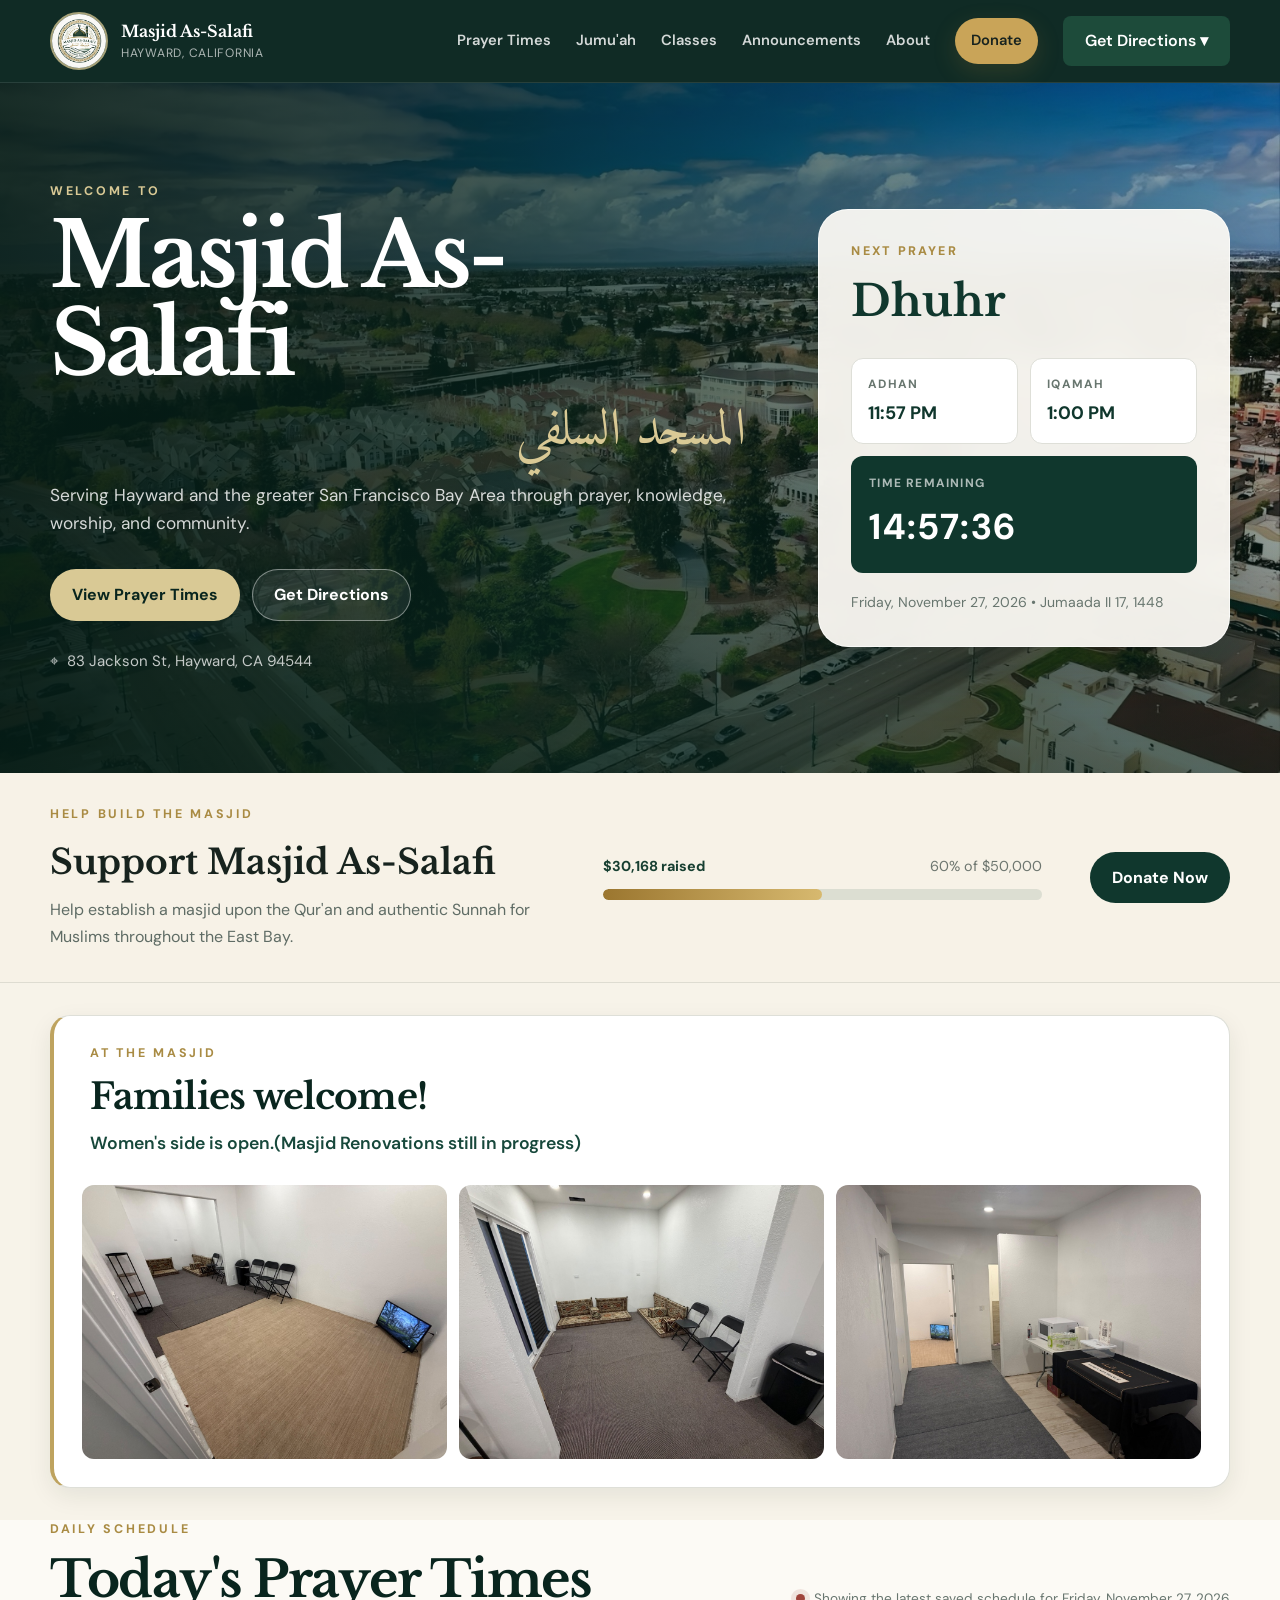
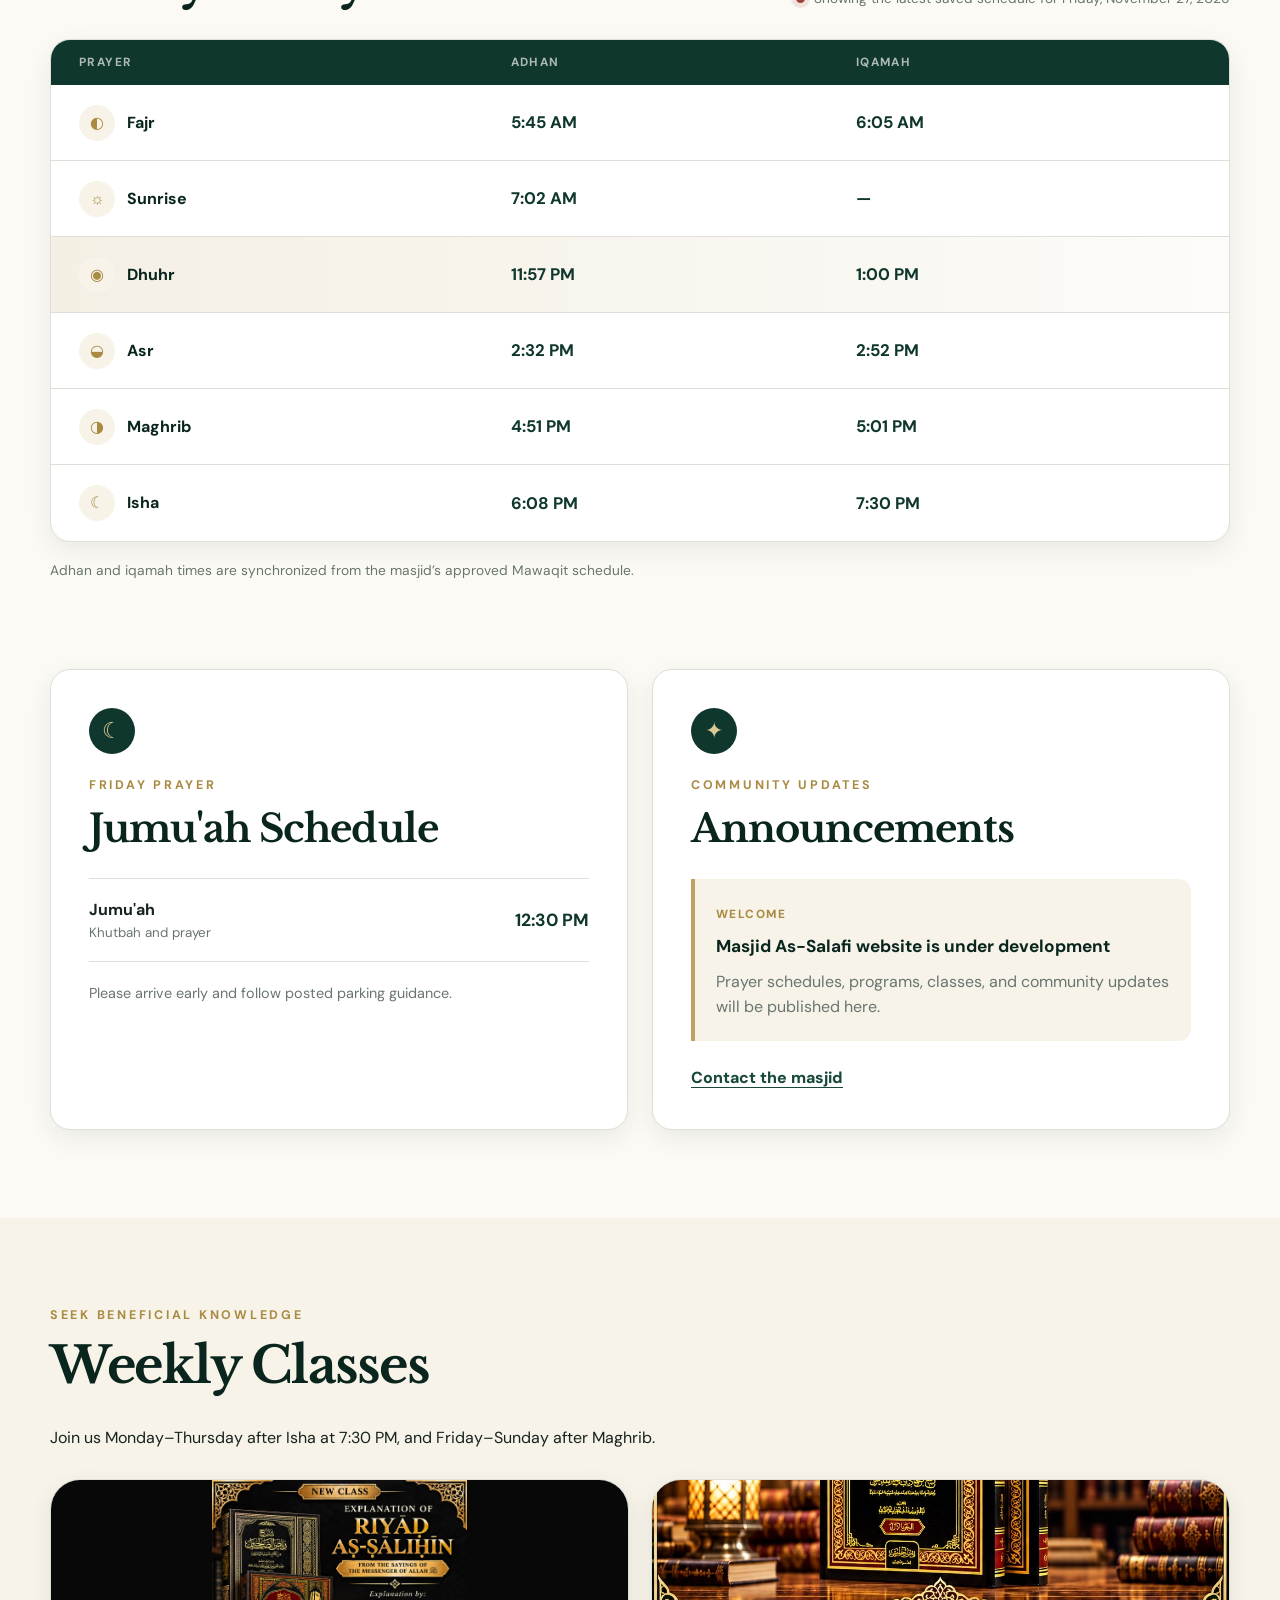
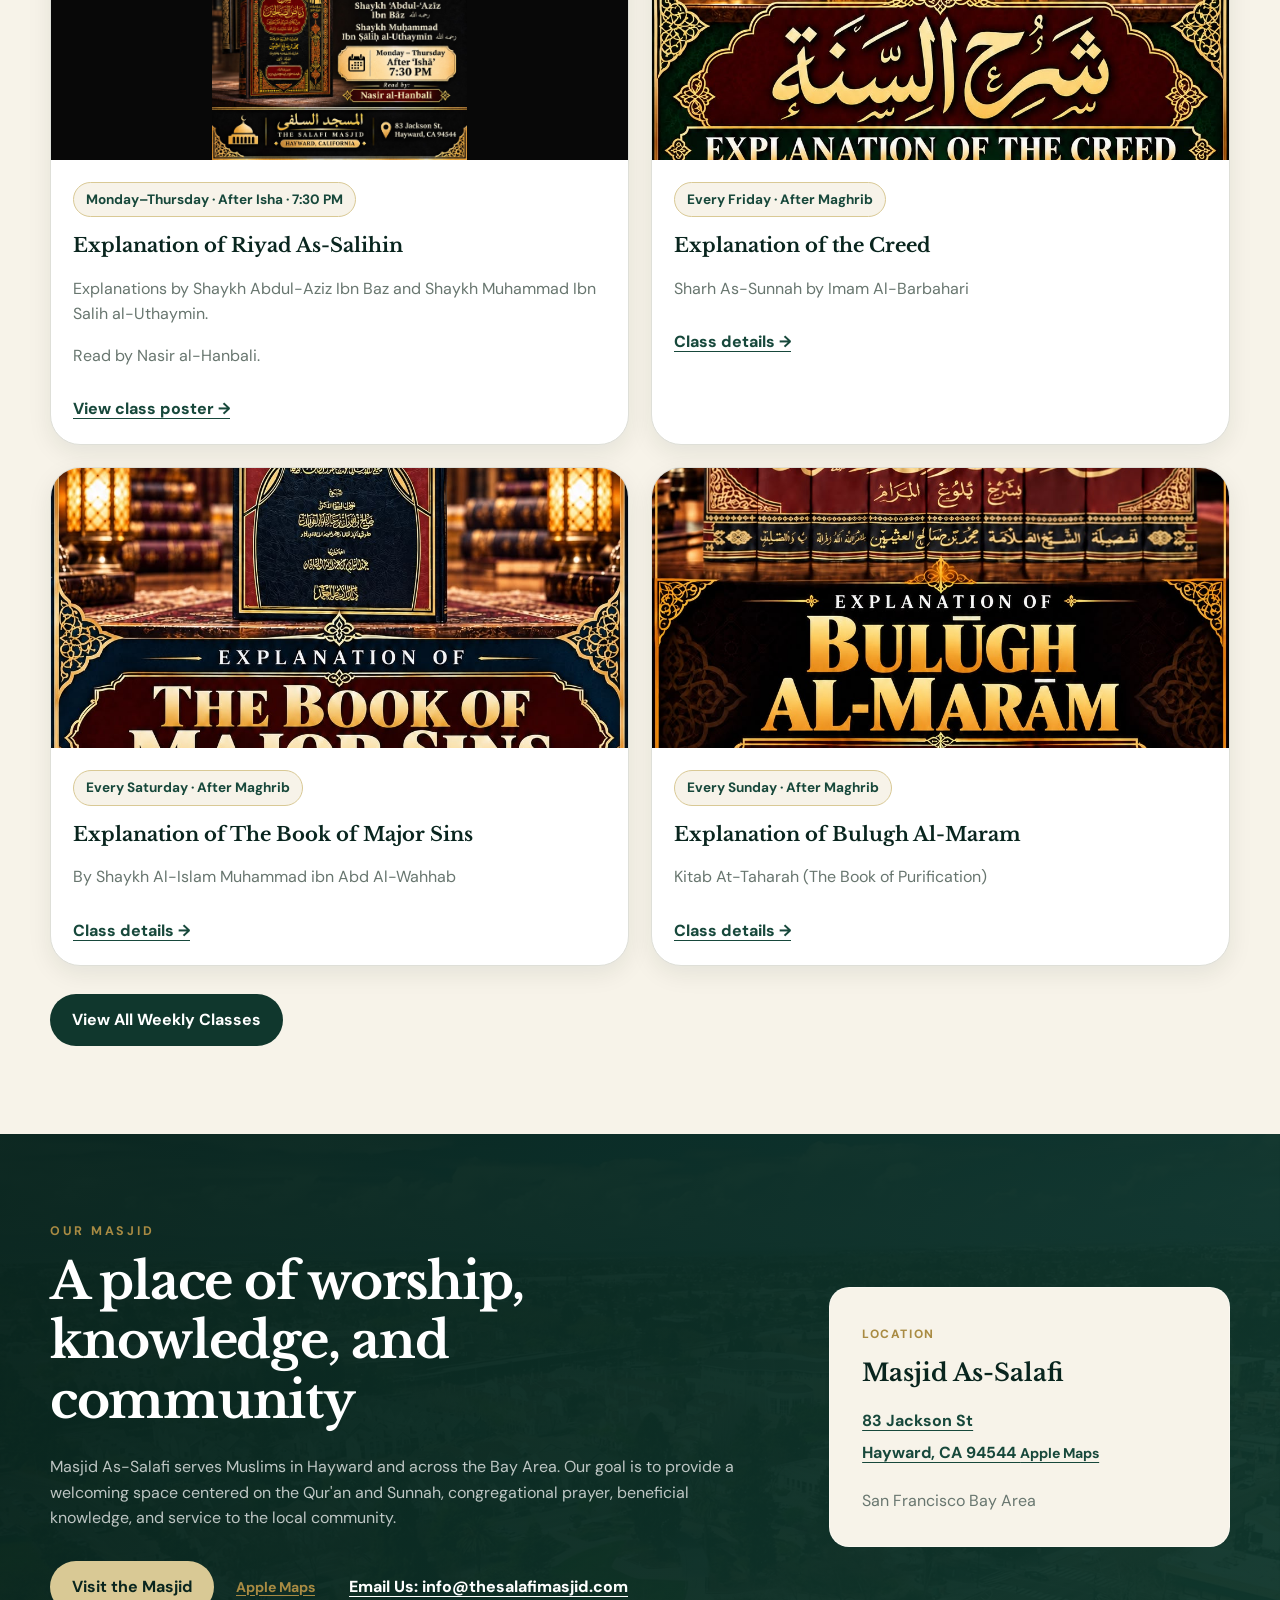
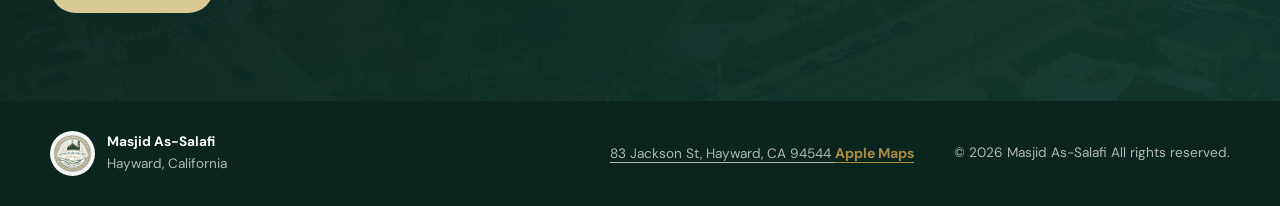
<file: index.html>
<!DOCTYPE html>
<html lang="en">
<head>
  <meta charset="UTF-8">
  <meta name="viewport" content="width=device-width, initial-scale=1.0">
  <meta
    name="description"
    content="Masjid As-Salafi in Hayward, California. View today's prayer and iqamah times, Jumu'ah information, announcements, and directions."
  >
  <title>Masjid As-Salafi | Hayward, California</title>

  <link rel="preconnect" href="https://fonts.googleapis.com">
  <link rel="preconnect" href="https://fonts.gstatic.com" crossorigin>
  <link
    href="https://fonts.googleapis.com/css2?family=Amiri:wght@400;700&family=DM+Sans:wght@400;500;600;700&family=Libre+Baskerville:wght@400;700&display=swap"
    rel="stylesheet"
  >

  <link rel="stylesheet" href="css/styles.css">
  <script src="js/prayer-times.js" defer></script>
  <script src="js/main.js" defer></script>
  <script src="js/home-donation.js" defer></script>
</head>

<body>
  <a class="skip-link" href="#main-content">Skip to main content</a>

  <header class="site-header" id="top">
    <div class="container nav-wrap">
      <a class="brand" href="#top" aria-label="Masjid As-Salafi home">
        <img
          src="assets/masjid-as-sunnah-logo.jpeg"
          alt="Masjid As-Sunnah logo"
          class="brand-logo"
        >
        <span class="brand-copy">
          <strong>Masjid As-Salafi</strong>
          <small>Hayward, California</small>
        </span>
      </a>

      <button
        class="menu-toggle"
        type="button"
        aria-expanded="false"
        aria-controls="primary-navigation"
        aria-label="Open navigation menu"
      >
        <span></span>
        <span></span>
        <span></span>
      </button>

      <nav class="primary-nav" id="primary-navigation" aria-label="Primary navigation">
        <a href="#prayer-times">Prayer Times</a>
        <a href="#jummah">Jumu'ah</a>
        <a href="classes.html">Classes</a>
        <a href="#announcements">Announcements</a>
        <a href="#about">About</a>
        <a class="nav-donate" href="donate.html">Donate</a>
        <div class="directions-dropdown">
    <button class="directions-btn" onclick="toggleDirections(this)">
        Get Directions ▾
    </button>

    <div class="directions-menu">
        <a href="https://www.google.com/maps/search/?api=1&query=Masjid+As+Salafi+Hayward"
           target="_blank" rel="noopener noreferrer">
            Google Maps
        </a>

        <a href="https://maps.apple.com/place?place-id=IAC349489776F3738"
           target="_blank" rel="noopener noreferrer">
            Apple Maps
        </a>
    </div>
</div>
      </nav>
    </div>
  </header>

  <main id="main-content">
    <section class="hero" aria-labelledby="hero-title">
      <div class="hero-overlay"></div>

      <div class="container hero-content">
        <div class="hero-copy">
          <p class="eyebrow">Welcome to</p>
          <h1 id="hero-title">Masjid As-Salafi</h1>
          <p class="arabic-name" lang="ar" dir="rtl"> المسجد السلفي </p>
          <p class="hero-description">
            Serving Hayward and the greater San Francisco Bay Area through prayer,
            knowledge, worship, and community.
          </p>

          <div class="hero-actions">
            <a class="button button-primary" href="#prayer-times">View Prayer Times</a>
            <a
              class="button button-secondary"
              href="https://www.google.com/maps/place/Masjid+As+Salafi/@37.6570233,-122.0866642,17z/data=!4m2!3m1!1s0x808f9101df1e5c87:0x87262dd9dd74c1c"
              target="_blank"
              rel="noopener noreferrer"
            >
              Get Directions
            </a>
          </div>

          <a
            class="hero-address"
            href="https://www.google.com/maps/place/Masjid+As+Salafi/@37.6570233,-122.0866642,17z/data=!4m2!3m1!1s0x808f9101df1e5c87:0x87262dd9dd74c1c"
            target="_blank"
            rel="noopener noreferrer"
          >
            <span aria-hidden="true">⌖</span>
            83 Jackson St, Hayward, CA 94544
          </a>
        </div>

        <aside class="next-prayer-card" aria-live="polite">
          <p class="card-kicker">Next Prayer</p>
          <h2 id="next-prayer-name">Loading...</h2>

          <div class="next-prayer-times">
            <div>
              <span>Adhan</span>
              <strong id="next-prayer-adhan">--:--</strong>
            </div>
            <div>
              <span>Iqamah</span>
              <strong id="next-prayer-iqamah">--:--</strong>
            </div>
          </div>

          <div class="countdown-wrap">
            <span>Time remaining</span>
            <strong id="next-prayer-countdown">--:--:--</strong>
          </div>

          <p class="date-line" id="date-line">Loading today's date...</p>
        </aside>
      </div>
    </section>
    <section class="home-donation-strip" aria-labelledby="home-donation-title">
  <div class="container home-donation-inner">
    <div class="home-donation-copy">
      <p class="eyebrow eyebrow-dark">Help Build the Masjid</p>
      <h2 id="home-donation-title">Support Masjid As-Salafi</h2>
      <p>Help establish a masjid upon the Qur'an and authentic Sunnah for Muslims throughout the East Bay.</p>
    </div>

    <div class="home-donation-progress">
      <div class="home-donation-stats">
        <strong><span data-home-raised>$30,168</span> raised</strong>
        <span><span data-home-percent>60%</span> of <span data-home-goal>$50,000</span></span>
      </div>
      <div class="home-progress-track">
        <div class="home-progress-fill" data-home-progress role="progressbar" aria-label="Fundraising progress" aria-valuemin="0" aria-valuemax="100" aria-valuenow="60"></div>
      </div>
    </div>

    <a class="button button-dark home-donation-button" href="donate.html">Donate Now</a>
  </div>
</section>

    <section class="families-section" aria-labelledby="families-title">
      <div class="container">
        <div class="families-card">
          <div class="families-copy">
            <p class="eyebrow eyebrow-dark">At the Masjid</p>
            <h2 id="families-title">Families welcome!</h2>
            <p class="families-message">Women's side is open.(Masjid Renovations still in progress)</p>
          </div>
          <div class="families-gallery" role="group" aria-label="Photos of the women's space">
            <img class="families-photo" src="assets/womens-prayer-space.jpeg"
              alt="Women's space with prayer mats and seating" width="1200" height="900" loading="lazy" decoding="async">
            <img class="families-photo" src="assets/womens-seating-area.jpeg"
              alt="Cushioned seating and chairs in the women's space" width="1200" height="900" loading="lazy" decoding="async">
            <img class="families-photo" src="assets/womens-entrance.jpeg"
              alt="Women's entrance area with refreshments and a welcome table" width="1200" height="900" loading="lazy" decoding="async">
          </div>
        </div>
      </div>
    </section>
      <div class="container">
        <div class="section-heading">
          <div>
            <p class="eyebrow eyebrow-dark">Daily Schedule</p>
            <h2 id="prayer-heading">Today's Prayer Times</h2>
          </div>

          <div class="schedule-status">
            <span class="status-dot" id="api-status-dot"></span>
            <span id="api-status-text">Retrieving prayer times...</span>
          </div>
        </div>

        <div class="prayer-table-card">
          <div class="prayer-table-header" aria-hidden="true">
            <span>Prayer</span>
            <span>Adhan</span>
            <span>Iqamah</span>
          </div>

          <div class="prayer-list" id="prayer-list">
            <div class="loading-row">Loading today's schedule...</div>
          </div>
        </div>

        <p class="schedule-note">
          Adhan and iqamah times are synchronized from the masjid’s approved
          Mawaqit schedule.
        </p>
      </div>
    </section>

    <section class="info-grid-section section">
      <div class="container info-grid">
        <article class="feature-card jummah-card" id="jummah">
          <div class="feature-icon" aria-hidden="true">☾</div>
          <p class="eyebrow eyebrow-dark">Friday Prayer</p>
          <h2>Jumu'ah Schedule</h2>

          <div class="jummah-list" id="jummah-list">
            <div class="jummah-row">
              <div>
                <span>First Jumu'ah</span>
                <small>Khutbah and prayer</small>
              </div>
              <strong>12:30 PM</strong>
            </div>
          </div>

          <p class="feature-note">
            Please arrive early and follow posted parking guidance.
          </p>
        </article>

        <article class="feature-card" id="announcements">
          <div class="feature-icon" aria-hidden="true">✦</div>
          <p class="eyebrow eyebrow-dark">Community Updates</p>
          <h2>Announcements</h2>

          <div class="announcement">
            <span class="announcement-label">Welcome</span>
            <h3>Masjid As-Salafi website is under development</h3>
            <p>
              Prayer schedules, programs, classes, and community updates will be
              published here.
            </p>
          </div>

          <a class="text-link" href="mailto:info@masjidas-sunnah.org">
            Contact the masjid
          </a>
        </article>
      </div>
    </section>

    <section class="classes-preview section" id="classes" aria-labelledby="classes-preview-title">
      <div class="container">
        <div class="section-heading">
          <div>
            <p class="eyebrow eyebrow-dark">Seek Beneficial Knowledge</p>
            <h2 id="classes-preview-title">Weekly Classes</h2>
          </div>
        </div>
        <p class="schedule-intro">Join us Monday–Thursday after Isha at 7:30 PM, and Friday–Sunday after Maghrib.</p>
        <div class="home-classes-grid">
          <article class="home-class-card home-class-card-riyad">
            <img src="assets/riyad-as-salihin.jpeg" alt="Riyad As-Salihin class poster: Monday–Thursday after Isha, 7:30 PM, read by Nasir al-Hanbali" loading="lazy">
            <div class="home-class-copy">
              <span class="class-day">Monday–Thursday · After Isha · 7:30 PM</span>
              <h3>Explanation of Riyad As-Salihin</h3>
              <p>Explanations by Shaykh Abdul-Aziz Ibn Baz and Shaykh Muhammad Ibn Salih al-Uthaymin.</p>
              <p>Read by Nasir al-Hanbali.</p>
              <a class="text-link" href="assets/riyad-as-salihin.jpeg" target="_blank" rel="noopener noreferrer">View class poster →</a>
            </div>
          </article>
          <article class="home-class-card"><img src="assets/sharh-as-sunnah-friday.jpeg" alt="Friday class poster" loading="lazy"><div class="home-class-copy"><span class="class-day">Every Friday · After Maghrib</span><h3>Explanation of the Creed</h3><p>Sharh As-Sunnah by Imam Al-Barbahari</p><a class="text-link" href="classes.html#friday-class">Class details →</a></div></article>
          <article class="home-class-card"><img src="assets/major-sins-saturday.jpeg" alt="Saturday class poster" loading="lazy"><div class="home-class-copy"><span class="class-day">Every Saturday · After Maghrib</span><h3>Explanation of The Book of Major Sins</h3><p>By Shaykh Al-Islam Muhammad ibn Abd Al-Wahhab</p><a class="text-link" href="classes.html#saturday-class">Class details →</a></div></article>
          <article class="home-class-card"><img src="assets/bulugh-al-maram-sunday.jpeg" alt="Sunday class poster" loading="lazy"><div class="home-class-copy"><span class="class-day">Every Sunday · After Maghrib</span><h3>Explanation of Bulugh Al-Maram</h3><p>Kitab At-Taharah (The Book of Purification)</p><a class="text-link" href="classes.html#sunday-class">Class details →</a></div></article>
        </div>
        <a class="button button-dark all-classes-button" href="classes.html">View All Weekly Classes</a>
      </div>
    </section>

    <section class="about-section section" id="about">
      <div class="container about-grid">
        <div class="about-copy">
          <p class="eyebrow eyebrow-dark">Our Masjid</p>
          <h2>A place of worship, knowledge, and community</h2>
          <p>
            Masjid As-Salafi serves Muslims in Hayward and across the Bay Area.
            Our goal is to provide a welcoming space centered on the Qur'an and
            Sunnah, congregational prayer, beneficial knowledge, and service to
            the local community.
          </p>

          <div class="about-actions">
            <a
              class="button button-dark"
              href="https://www.google.com/maps/place/Masjid+As+Salafi/@37.6570233,-122.0866642,17z/data=!4m2!3m1!1s0x808f9101df1e5c87:0x87262dd9dd74c1c"
              target="_blank"
              rel="noopener noreferrer"
            >
              Visit the Masjid
            </a>
            <a class="apple-maps-link" href="https://maps.apple.com/place?place-id=IAC349489776F3738&amp;address=83+Jackson+St%2C+Hayward%2C+CA++94544%2C+United+States&amp;coordinate=37.657020%2C-122.086682&amp;name=Masjid+As-Salafi&amp;_provider=9902" target="_blank" rel="noopener noreferrer" aria-label="Open Masjid As-Salafi in Apple Maps">Apple Maps</a>
            <a class="text-link" href="mailto:info@thesalafimasjid.com">Email Us: info@thesalafimasjid.com</a>
          </div>
        </div>

        <div class="location-card">
          <span class="location-label">Location</span>
          <h3>Masjid As-Salafi</h3>
          <a
            href="https://www.google.com/maps/place/Masjid+As+Salafi/@37.6570233,-122.0866642,17z/data=!4m2!3m1!1s0x808f9101df1e5c87:0x87262dd9dd74c1c"
            target="_blank"
            rel="noopener noreferrer"
          >
            83 Jackson St<br>
            Hayward, CA 94544
          </a>
            <a class="apple-maps-link" href="https://maps.apple.com/place?place-id=IAC349489776F3738&amp;address=83+Jackson+St%2C+Hayward%2C+CA++94544%2C+United+States&amp;coordinate=37.657020%2C-122.086682&amp;name=Masjid+As-Salafi&amp;_provider=9902" target="_blank" rel="noopener noreferrer" aria-label="Open Masjid As-Salafi in Apple Maps">Apple Maps</a>
          <p>San Francisco Bay Area</p>
        </div>
      </div>
    </section>
  </main>

  <footer class="site-footer">
    <div class="container footer-grid">
      <div class="footer-brand">
        <img src="assets/masjid-as-sunnah-logo.jpeg" alt="" aria-hidden="true">
        <div>
          <strong>Masjid As-Salafi</strong>
          <span>Hayward, California</span>
        </div>
      </div>

      <div class="footer-address">
        <a
          href="https://www.google.com/maps/place/Masjid+As+Salafi/@37.6570233,-122.0866642,17z/data=!4m2!3m1!1s0x808f9101df1e5c87:0x87262dd9dd74c1c"
          target="_blank"
          rel="noopener noreferrer"
        >
          83 Jackson St, Hayward, CA 94544
        </a>
            <a class="apple-maps-link" href="https://maps.apple.com/place?place-id=IAC349489776F3738&amp;address=83+Jackson+St%2C+Hayward%2C+CA++94544%2C+United+States&amp;coordinate=37.657020%2C-122.086682&amp;name=Masjid+As-Salafi&amp;_provider=9902" target="_blank" rel="noopener noreferrer" aria-label="Open Masjid As-Salafi in Apple Maps">Apple Maps</a>
      </div>

      <p class="copyright">
        © <span id="current-year"></span> Masjid As-Salafi All rights reserved.
      </p>
    </div>
  </footer>

  <noscript>
    <div class="noscript-message">
      JavaScript is required to display live prayer times.
    </div>
  </noscript>
  <a class="floating-donate" href="donate.html" aria-label="Help build Masjid As-Salafi">
  <span aria-hidden="true">♥</span>
  <span>Help Build the Masjid</span>
</a>
  <script>
function toggleDirections(button) {
    const menu = button.nextElementSibling;

    document.querySelectorAll('.directions-menu').forEach(m => {
        if (m !== menu) m.classList.remove('show');
    });

    menu.classList.toggle('show');
}

// Close dropdown when clicking outside
document.addEventListener('click', function(e) {
    if (!e.target.closest('.directions-dropdown')) {
        document.querySelectorAll('.directions-menu').forEach(menu => {
            menu.classList.remove('show');
        });
    }
});
</script>
</body>
</html>
</file>
<file: css/styles.css>
:root {
  --forest-950: #09251e;
  --forest-900: #10372d;
  --forest-800: #17483b;
  --forest-700: #245f4e;
  --gold-600: #a98b43;
  --gold-500: #bea35f;
  --gold-300: #d9c995;
  --cream-100: #f7f3e9;
  --cream-50: #fcfaf5;
  --white: #ffffff;
  --ink: #17231e;
  --muted: #68766f;
  --line: #dedfd8;
  --success: #2f7a55;
  --danger: #9f443b;
  --shadow-sm: 0 8px 24px rgba(10, 35, 29, 0.08);
  --shadow-lg: 0 24px 70px rgba(5, 24, 19, 0.22);
  --radius-sm: 12px;
  --radius-md: 20px;
  --radius-lg: 30px;
  --container: 1180px;
}

* {
  box-sizing: border-box;
}

html {
  scroll-behavior: smooth;
}

body {
  margin: 0;
  color: var(--ink);
  background: var(--cream-50);
  font-family: "DM Sans", Arial, sans-serif;
  line-height: 1.6;
}

img {
  max-width: 100%;
  display: block;
}

a {
  color: inherit;
}

button,
a {
  -webkit-tap-highlight-color: transparent;
}

button,
input,
select,
textarea {
  font: inherit;
}

.container {
  width: min(calc(100% - 40px), var(--container));
  margin-inline: auto;
}

.section {
  padding: 88px 0;
}

.skip-link {
  position: fixed;
  top: 12px;
  left: 12px;
  z-index: 1000;
  padding: 10px 14px;
  color: var(--white);
  background: var(--forest-950);
  border-radius: 8px;
  transform: translateY(-160%);
}

.skip-link:focus {
  transform: translateY(0);
}

.site-header {
  position: sticky;
  top: 0;
  z-index: 100;
  background: rgba(9, 37, 30, 0.97);
  border-bottom: 1px solid rgba(255, 255, 255, 0.1);
  backdrop-filter: blur(14px);
}

.nav-wrap {
  min-height: 82px;
  display: flex;
  align-items: center;
  justify-content: space-between;
  gap: 28px;
}

.brand {
  display: inline-flex;
  align-items: center;
  gap: 13px;
  color: var(--white);
  text-decoration: none;
}

.brand-logo {
  width: 58px;
  height: 58px;
  object-fit: cover;
  border: 2px solid rgba(217, 201, 149, 0.75);
  border-radius: 50%;
}

.brand-copy {
  display: flex;
  flex-direction: column;
  line-height: 1.2;
}

.brand-copy strong {
  font-family: "Libre Baskerville", Georgia, serif;
  font-size: 1rem;
}

.brand-copy small {
  margin-top: 5px;
  color: rgba(255, 255, 255, 0.65);
  font-size: 0.76rem;
  letter-spacing: 0.06em;
  text-transform: uppercase;
}

.primary-nav {
  display: flex;
  align-items: center;
  gap: 25px;
}


.primary-nav a {
  color: rgba(255, 255, 255, 0.82);
  font-size: 0.92rem;
  font-weight: 600;
  text-decoration: none;
  transition: color 180ms ease;
}

.primary-nav a:hover,
.primary-nav a:focus-visible {
  color: var(--white);
}

.primary-nav .nav-directions {
  padding: 10px 16px;
  color: var(--forest-950);
  background: var(--gold-300);
  border-radius: 999px;
}

.menu-toggle {
  display: none;
  width: 45px;
  height: 42px;
  padding: 10px;
  background: transparent;
  border: 1px solid rgba(255, 255, 255, 0.2);
  border-radius: 10px;
}

.menu-toggle span {
  display: block;
  height: 2px;
  margin: 4px 0;
  background: var(--white);
  border-radius: 999px;
}

.hero {
  position: relative;
  min-height: 690px;
  display: grid;
  align-items: center;
  overflow: hidden;
  color: var(--white);
  background: url("../assets/hayward-landscape.jpeg") center / cover no-repeat;
}

.hero-overlay {
  position: absolute;
  inset: 0;
  background:
    linear-gradient(90deg, rgba(5, 28, 22, 0.92) 0%, rgba(7, 37, 29, 0.74) 43%, rgba(7, 37, 29, 0.30) 100%),
    linear-gradient(0deg, rgba(5, 27, 22, 0.52), transparent 52%);
}

.hero-content {
  position: relative;
  z-index: 1;
  display: grid;
  grid-template-columns: minmax(0, 1.15fr) minmax(320px, 0.68fr);
  align-items: center;
  gap: 72px;
  padding-top: 70px;
  padding-bottom: 70px;
}

.eyebrow {
  margin: 0 0 10px;
  color: var(--gold-300);
  font-size: 0.78rem;
  font-weight: 700;
  letter-spacing: 0.22em;
  text-transform: uppercase;
}

.eyebrow-dark {
  color: var(--gold-600);
}

.hero h1,
.section-heading h2,
.feature-card h2,
.about-copy h2 {
  font-family: "Libre Baskerville", Georgia, serif;
}

.hero h1 {
  max-width: 780px;
  margin: 0;
  font-size: clamp(3.2rem, 7vw, 6.5rem);
  line-height: 0.98;
  letter-spacing: -0.045em;
}

.arabic-name {
  margin: 18px 0 0;
  color: var(--gold-300);
  font-family: "Amiri", serif;
  font-size: clamp(2.1rem, 4vw, 3.4rem);
  line-height: 1;
}

.hero-description {
  max-width: 680px;
  margin: 25px 0 0;
  color: rgba(255, 255, 255, 0.82);
  font-size: 1.08rem;
}

.hero-actions {
  display: flex;
  flex-wrap: wrap;
  gap: 12px;
  margin-top: 32px;
}

.button {
  display: inline-flex;
  min-height: 50px;
  align-items: center;
  justify-content: center;
  padding: 12px 21px;
  border: 1px solid transparent;
  border-radius: 999px;
  font-weight: 700;
  text-decoration: none;
  transition: transform 160ms ease, background 160ms ease, border-color 160ms ease;
}

.button:hover,
.button:focus-visible {
  transform: translateY(-2px);
}

.button-primary {
  color: var(--forest-950);
  background: var(--gold-300);
}

.button-secondary {
  color: var(--white);
  background: rgba(255, 255, 255, 0.08);
  border-color: rgba(255, 255, 255, 0.42);
}

.button-dark {
  color: var(--white);
  background: var(--forest-900);
}

.hero-address {
  display: inline-flex;
  align-items: center;
  gap: 9px;
  margin-top: 28px;
  color: rgba(255, 255, 255, 0.75);
  font-size: 0.94rem;
  text-decoration: none;
}

.hero-address:hover {
  color: var(--white);
}

.next-prayer-card {
  padding: 32px;
  color: var(--ink);
  background: rgba(252, 250, 245, 0.94);
  border: 1px solid rgba(255, 255, 255, 0.65);
  border-radius: var(--radius-lg);
  box-shadow: var(--shadow-lg);
  backdrop-filter: blur(14px);
}

.card-kicker {
  margin: 0;
  color: var(--gold-600);
  font-size: 0.78rem;
  font-weight: 800;
  letter-spacing: 0.18em;
  text-transform: uppercase;
}

.next-prayer-card h2 {
  margin: 5px 0 22px;
  color: var(--forest-900);
  font-family: "Libre Baskerville", Georgia, serif;
  font-size: 2.7rem;
}

.next-prayer-times {
  display: grid;
  grid-template-columns: 1fr 1fr;
  gap: 12px;
}

.next-prayer-times div {
  padding: 16px;
  background: var(--white);
  border: 1px solid var(--line);
  border-radius: var(--radius-sm);
}

.next-prayer-times span,
.countdown-wrap span {
  display: block;
  margin-bottom: 4px;
  color: var(--muted);
  font-size: 0.75rem;
  font-weight: 700;
  letter-spacing: 0.1em;
  text-transform: uppercase;
}

.next-prayer-times strong {
  color: var(--forest-900);
  font-size: 1.13rem;
}

.countdown-wrap {
  margin-top: 12px;
  padding: 18px;
  color: var(--white);
  background: var(--forest-900);
  border-radius: var(--radius-sm);
}

.countdown-wrap span {
  color: rgba(255, 255, 255, 0.66);
}

.countdown-wrap strong {
  display: block;
  font-size: clamp(1.65rem, 4vw, 2.25rem);
  font-variant-numeric: tabular-nums;
  letter-spacing: 0.04em;
}

.date-line {
  margin: 18px 0 0;
  color: var(--muted);
  font-size: 0.88rem;
}

.prayer-section {
  position: relative;
  background:
    radial-gradient(circle at top right, rgba(190, 163, 95, 0.13), transparent 32%),
    var(--cream-100);
}

.section-heading {
  display: flex;
  align-items: flex-end;
  justify-content: space-between;
  gap: 24px;
  margin-bottom: 30px;
}

.section-heading h2,
.feature-card h2,
.about-copy h2 {
  margin: 0;
  color: var(--forest-950);
  font-size: clamp(2rem, 4vw, 3.15rem);
  line-height: 1.18;
  letter-spacing: -0.025em;
}

.schedule-status {
  display: inline-flex;
  align-items: center;
  gap: 9px;
  color: var(--muted);
  font-size: 0.85rem;
}

.status-dot {
  width: 9px;
  height: 9px;
  background: var(--gold-600);
  border-radius: 50%;
  box-shadow: 0 0 0 5px rgba(169, 139, 67, 0.13);
}

.status-dot.is-live {
  background: var(--success);
  box-shadow: 0 0 0 5px rgba(47, 122, 85, 0.12);
}

.status-dot.is-error {
  background: var(--danger);
  box-shadow: 0 0 0 5px rgba(159, 68, 59, 0.12);
}

.prayer-table-card {
  overflow: hidden;
  background: var(--white);
  border: 1px solid var(--line);
  border-radius: var(--radius-md);
  box-shadow: var(--shadow-sm);
}

.prayer-table-header,
.prayer-row {
  display: grid;
  grid-template-columns: 1.25fr 1fr 1fr;
  align-items: center;
}

.prayer-table-header {
  padding: 13px 28px;
  color: rgba(255, 255, 255, 0.66);
  background: var(--forest-900);
  font-size: 0.74rem;
  font-weight: 700;
  letter-spacing: 0.12em;
  text-transform: uppercase;
}

.prayer-row {
  min-height: 76px;
  padding: 15px 28px;
  border-bottom: 1px solid var(--line);
}

.prayer-row:last-child {
  border-bottom: 0;
}

.prayer-row.is-next {
  background: linear-gradient(90deg, rgba(190, 163, 95, 0.17), rgba(190, 163, 95, 0.04));
}

.prayer-name {
  display: flex;
  align-items: center;
  gap: 12px;
}

.prayer-name-icon {
  width: 36px;
  height: 36px;
  display: grid;
  place-items: center;
  color: var(--gold-600);
  background: var(--cream-100);
  border-radius: 50%;
}

.prayer-name strong {
  color: var(--forest-950);
}

.prayer-time-cell {
  color: var(--forest-900);
  font-size: 1.05rem;
  font-weight: 700;
}

.prayer-time-cell span {
  display: none;
}

.loading-row {
  padding: 34px 28px;
  color: var(--muted);
}

.schedule-note {
  max-width: 770px;
  margin: 17px 0 0;
  color: var(--muted);
  font-size: 0.86rem;
}

.info-grid-section {
  background: var(--cream-50);
}

.info-grid {
  display: grid;
  grid-template-columns: 1fr 1fr;
  gap: 24px;
}

.feature-card {
  padding: 38px;
  background: var(--white);
  border: 1px solid var(--line);
  border-radius: var(--radius-md);
  box-shadow: var(--shadow-sm);
}

.feature-icon {
  width: 46px;
  height: 46px;
  display: grid;
  place-items: center;
  margin-bottom: 22px;
  color: var(--gold-300);
  background: var(--forest-900);
  border-radius: 50%;
  font-size: 1.35rem;
}

.feature-card h2 {
  font-size: clamp(1.8rem, 3vw, 2.55rem);
}

.jummah-list {
  margin-top: 26px;
}

.jummah-row {
  display: flex;
  align-items: center;
  justify-content: space-between;
  gap: 20px;
  padding: 18px 0;
  border-top: 1px solid var(--line);
}

.jummah-row:last-child {
  border-bottom: 1px solid var(--line);
}

.jummah-row div {
  display: flex;
  flex-direction: column;
}

.jummah-row span {
  font-weight: 700;
}

.jummah-row small,
.feature-note {
  color: var(--muted);
}

.jummah-row strong {
  color: var(--forest-900);
  font-size: 1.1rem;
}

.feature-note {
  margin: 20px 0 0;
  font-size: 0.9rem;
}

.announcement {
  margin: 27px 0 24px;
  padding: 21px;
  background: var(--cream-100);
  border-left: 4px solid var(--gold-500);
  border-radius: 0 var(--radius-sm) var(--radius-sm) 0;
}

.announcement-label {
  color: var(--gold-600);
  font-size: 0.74rem;
  font-weight: 800;
  letter-spacing: 0.12em;
  text-transform: uppercase;
}

.announcement h3 {
  margin: 8px 0 8px;
  color: var(--forest-950);
  font-size: 1.08rem;
}

.announcement p {
  margin: 0;
  color: var(--muted);
}

.text-link {
  color: var(--forest-800);
  font-weight: 800;
  text-underline-offset: 4px;
}

.about-section {
  color: var(--white);
  background:
    linear-gradient(120deg, rgba(9, 37, 30, 0.98), rgba(16, 55, 45, 0.96)),
    url("../assets/hayward-landscape.jpeg") center / cover;
}

.about-grid {
  display: grid;
  grid-template-columns: minmax(0, 1.15fr) minmax(290px, 0.65fr);
  align-items: center;
  gap: 70px;
}

.about-copy h2 {
  color: var(--white);
}

.about-copy > p:not(.eyebrow) {
  max-width: 720px;
  margin: 24px 0 0;
  color: rgba(255, 255, 255, 0.73);
}

.about-actions {
  display: flex;
  align-items: center;
  flex-wrap: wrap;
  gap: 22px;
  margin-top: 30px;
}

.about-actions .button-dark {
  color: var(--forest-950);
  background: var(--gold-300);
}

.about-actions .text-link {
  color: var(--white);
}

.location-card {
  padding: 32px;
  color: var(--ink);
  background: var(--cream-100);
  border: 1px solid rgba(255, 255, 255, 0.35);
  border-radius: var(--radius-md);
}

.location-label {
  color: var(--gold-600);
  font-size: 0.75rem;
  font-weight: 800;
  letter-spacing: 0.13em;
  text-transform: uppercase;
}

.location-card h3 {
  margin: 8px 0 16px;
  color: var(--forest-950);
  font-family: "Libre Baskerville", Georgia, serif;
  font-size: 1.5rem;
}

.location-card a {
  color: var(--forest-800);
  font-weight: 700;
  text-underline-offset: 4px;
}

.location-card p {
  margin: 16px 0 0;
  color: var(--muted);
}

.site-footer {
  padding: 30px 0;
  color: rgba(255, 255, 255, 0.68);
  background: var(--forest-950);
}

.footer-grid {
  display: grid;
  grid-template-columns: 1fr auto auto;
  align-items: center;
  gap: 28px;
  font-size: 0.85rem;
}

.footer-brand {
  display: flex;
  align-items: center;
  gap: 12px;
}

.footer-brand img {
  width: 45px;
  height: 45px;
  object-fit: cover;
  border-radius: 50%;
}

.footer-brand div {
  display: flex;
  flex-direction: column;
}

.footer-brand strong {
  color: var(--white);
}

.footer-address a {
  text-underline-offset: 4px;
}

.copyright {
  margin: 0;
}

.noscript-message {
  padding: 18px;
  color: var(--white);
  background: var(--danger);
  text-align: center;
}

@media (max-width: 900px) {
  .menu-toggle {
    display: block;
  }

  .primary-nav {
    position: absolute;
    top: 82px;
    left: 0;
    right: 0;
    display: none;
    flex-direction: column;
    align-items: stretch;
    gap: 0;
    padding: 10px 20px 20px;
    background: var(--forest-950);
    border-bottom: 1px solid rgba(255, 255, 255, 0.12);
  }

  .primary-nav.is-open {
    display: flex;
  }

  .primary-nav a {
    padding: 13px 4px;
  }

  .primary-nav .nav-directions {
    margin-top: 8px;
    text-align: center;
  }

  .hero {
    min-height: auto;
  }

  .hero-content {
    grid-template-columns: 1fr;
    gap: 42px;
    padding-top: 72px;
    padding-bottom: 72px;
  }

  .hero h1 {
    font-size: clamp(3.1rem, 12vw, 5.2rem);
  }

  .next-prayer-card {
    max-width: 580px;
  }

  .info-grid,
  .about-grid {
    grid-template-columns: 1fr;
  }

  .about-grid {
    gap: 42px;
  }

  .footer-grid {
    grid-template-columns: 1fr 1fr;
  }

  .copyright {
    grid-column: 1 / -1;
  }
}

@media (max-width: 640px) {
  .container {
    width: min(calc(100% - 28px), var(--container));
  }

  .section {
    padding: 66px 0;
  }

  .brand-copy small {
    display: none;
  }

  .brand-logo {
    width: 51px;
    height: 51px;
  }

  .hero-content {
    padding-top: 58px;
    padding-bottom: 58px;
  }

  .hero-overlay {
    background:
      linear-gradient(90deg, rgba(5, 28, 22, 0.91), rgba(7, 37, 29, 0.70)),
      linear-gradient(0deg, rgba(5, 27, 22, 0.55), transparent);
  }

  .hero h1 {
    line-height: 1.03;
  }

  .hero-description {
    font-size: 1rem;
  }

  .hero-actions {
    align-items: stretch;
    flex-direction: column;
  }

  .button {
    width: 100%;
  }

  .next-prayer-card {
    padding: 24px;
    border-radius: 22px;
  }

  .next-prayer-card h2 {
    font-size: 2.2rem;
  }

  .next-prayer-times {
    grid-template-columns: 1fr;
  }

  .section-heading {
    align-items: flex-start;
    flex-direction: column;
  }

  .prayer-table-header {
    display: none;
  }

  .prayer-row {
    grid-template-columns: 1fr 1fr;
    gap: 13px;
    padding: 19px;
  }

  .prayer-name {
    grid-column: 1 / -1;
  }

  .prayer-time-cell {
    padding: 12px;
    background: var(--cream-100);
    border-radius: 10px;
    font-size: 1rem;
  }

  .prayer-time-cell span {
    display: block;
    margin-bottom: 2px;
    color: var(--muted);
    font-size: 0.7rem;
    font-weight: 700;
    letter-spacing: 0.1em;
    text-transform: uppercase;
  }

  .feature-card {
    padding: 27px;
  }

  .footer-grid {
    grid-template-columns: 1fr;
  }

  .copyright {
    grid-column: auto;
  }
}
.nav-donate {
  padding: 0.68rem 1rem !important;
  border-radius: 999px;
  background: #c9a458;
  color: #18231f !important;
  font-weight: 700;
  box-shadow: 0 8px 24px rgba(155, 118, 47, 0.2);
}

.nav-donate:hover,
.nav-donate:focus-visible {
  background: #dfbd73;
  transform: translateY(-1px);
}

.home-donation-strip {
  padding: 2rem 0;
  border-bottom: 1px solid rgba(21, 37, 31, 0.11);
  background: #f7f2e7;
}

.home-donation-inner {
  display: grid;
  grid-template-columns: minmax(240px, 1.15fr) minmax(260px, 1fr) auto;
  gap: clamp(1.25rem, 4vw, 3rem);
  align-items: center;
}

.home-donation-copy h2 {
  margin: .3rem 0 .45rem;
  font-family: "Libre Baskerville", serif;
  font-size: clamp(1.45rem, 3vw, 2.15rem);
}

.home-donation-copy p:last-child {
  max-width: 560px;
  margin: 0;
  color: #5f6c65;
  line-height: 1.65;
}

.home-donation-stats {
  display: flex;
  justify-content: space-between;
  gap: 1rem;
  margin-bottom: .7rem;
  font-size: .9rem;
}

.home-donation-stats strong { color: #173f31; }
.home-donation-stats > span { color: #6d766f; }
.home-progress-track { height: 11px; overflow: hidden; border-radius: 999px; background: rgba(29, 75, 58, .12); }
.home-progress-fill { width: var(--progress, 50%); height: 100%; border-radius: inherit; background: linear-gradient(90deg, #9b762f, #d7b96f); transition: width 1s ease; }
.home-donation-button { white-space: nowrap; }

.floating-donate {
  position: fixed;
  right: 1.25rem;
  bottom: 1.25rem;
  z-index: 50;
  display: inline-flex;
  align-items: center;
  gap: .55rem;
  padding: .85rem 1.1rem;
  border-radius: 999px;
  background: #c9a458;
  color: #17231e;
  font-weight: 800;
  text-decoration: none;
  box-shadow: 0 16px 38px rgba(15, 45, 35, .25);
  opacity: 0;
  transform: translateY(16px);
  pointer-events: none;
  transition: opacity .25s ease, transform .25s ease, background .2s ease;
}

.floating-donate.is-visible { opacity: 1; transform: translateY(0); pointer-events: auto; }
.floating-donate:hover { background: #dfbd73; transform: translateY(-2px); }

@media (max-width: 880px) {
  .home-donation-inner { grid-template-columns: 1fr; }
  .home-donation-button { justify-self: start; }
}

@media (max-width: 560px) {
  .floating-donate span:last-child { display: none; }
  .floating-donate { width: 52px; height: 52px; justify-content: center; padding: 0; }
}

/* Homepage weekly class preview */
.classes-preview { background: var(--cream-100); }
.classes-preview-card { display: grid; grid-template-columns: 240px minmax(0, 1fr); gap: 34px; align-items: center; padding: 24px; background: white; border: 1px solid var(--line); border-radius: var(--radius-lg); box-shadow: var(--shadow-sm); }
.classes-preview-card > img { width: 100%; max-height: 310px; object-fit: cover; object-position: top; border-radius: var(--radius-sm); }
.class-day { display: inline-block; color: var(--forest-800); background: var(--cream-100); border: 1px solid var(--gold-300); padding: 6px 12px; border-radius: 99px; font-weight: 700; font-size: .85rem; }
.classes-preview-copy h3 { font-family: "Libre Baskerville", Georgia, serif; font-size: clamp(1.4rem, 3vw, 2rem); color: var(--forest-950); margin: 16px 0 8px; }
.classes-preview-copy > p:not(.class-subtitle) { max-width: 650px; color: var(--muted); }
.classes-preview-copy .button { margin-top: 12px; }
@media (max-width: 640px) { .classes-preview-card { grid-template-columns: 1fr; gap: 18px; } .classes-preview-card > img { max-height: 290px; object-fit: contain; background: var(--forest-950); } }

/* Homepage class preview */
.home-classes-grid { display: grid; grid-template-columns: repeat(2, minmax(0, 1fr)); gap: 22px; margin-top: 28px; }
.home-class-card { min-width: 0; overflow: hidden; background: white; border: 1px solid var(--line); border-radius: var(--radius-lg); box-shadow: var(--shadow-sm); }
.home-class-card > img { display: block; width: 100%; height: 280px; object-fit: cover; object-position: center 30%; }
.home-class-copy { padding: 22px; }
.home-class-copy h3 { font-family: 'Libre Baskerville', Georgia, serif; font-size: 1.22rem; line-height: 1.45; margin: 14px 0 10px; color: var(--forest-950); }
.home-class-copy p { color: var(--muted); }
.home-class-copy .text-link { display: inline-block; margin-top: 12px; }
.all-classes-button { margin-top: 28px; }
@media (max-width: 900px) { .home-classes-grid { grid-template-columns: repeat(2, minmax(0, 1fr)); } }
@media (max-width: 620px) { .home-classes-grid { grid-template-columns: 1fr; } .home-class-card > img { height: 320px; object-fit: contain; background: var(--forest-950); } }

/* Secondary map provider link */
.apple-maps-link { display: inline-flex; align-items: center; gap: .3rem; margin: 8px 12px 8px 0; color: var(--gold-600, #a37d35); font-weight: 700; font-size: .88rem; text-decoration: underline; text-underline-offset: 3px; }
.apple-maps-link:hover { text-decoration-thickness: 2px; }

/* Underline Classes in primary navigation */
.nav-links a[href="classes.html"] {
    text-decoration: underline;
    text-underline-offset: 6px;
    text-decoration-thickness: 2px;
}
/* Directions dropdown */
.directions-dropdown {
    position: relative;
    display: inline-block;
}

.directions-btn {
    background: #1d4b3a;
    color: white;
    border: none;
    padding: 12px 22px;
    border-radius: 8px;
    font-weight: 600;
    cursor: pointer;
}

.directions-btn:hover {
    background: #163b2e;
}

.directions-menu {
    display: none;
    position: absolute;
    top: calc(100% + 6px);
    left: 0;
    min-width: 180px;
    background: white;
    border-radius: 8px;
    box-shadow: 0 6px 20px rgba(0, 0, 0, 0.15);
    overflow: hidden;
    z-index: 100;
}

.directions-menu.show {
    display: block;
}

.directions-menu a {
    display: block;
    padding: 12px 16px;
    color: #15251f;
    text-decoration: none;
}

.directions-menu a:hover {
    background: #f7f2e7;
}

/* Family welcome, immediately above the daily prayer schedule. */
.families-section {
  padding: 32px 0;
  background: var(--cream-100);
}

.families-card {
  display: grid;
  grid-template-columns: minmax(0, 1fr);
  align-items: center;
  overflow: hidden;
  background: var(--white);
  border: 1px solid var(--line);
  border-left: 4px solid var(--gold-500);
  border-radius: var(--radius-md);
  box-shadow: var(--shadow-sm);
}

.families-copy {
  padding: 28px 36px;
}

.families-copy h2 {
  margin: 0;
  color: var(--forest-950);
  font-family: "Libre Baskerville", Georgia, serif;
  font-size: clamp(1.65rem, 3vw, 2.25rem);
  line-height: 1.25;
  letter-spacing: -0.025em;
}

.families-message {
  margin: 10px 0 0;
  color: var(--forest-800);
  font-size: 1.1rem;
  font-weight: 600;
}

.families-gallery {
  display: grid;
  grid-template-columns: repeat(3, minmax(0, 1fr));
  gap: 12px;
  padding: 0 28px 28px;
}

.families-photo {
  width: 100%;
  height: auto;
  aspect-ratio: 4 / 3;
  object-fit: contain;
  border-radius: var(--radius-sm);
}

@media (max-width: 640px) {
  .families-section { padding: 24px 0; }
  .families-copy { padding: 24px; }
  .families-gallery {
    grid-template-columns: minmax(0, 1fr);
    padding: 0 20px 20px;
  }
}

/* Keep the full new class poster visible. */
.home-class-card-riyad > img {
  object-fit: contain;
  object-position: center;
  background: #080808;
}
</file>
